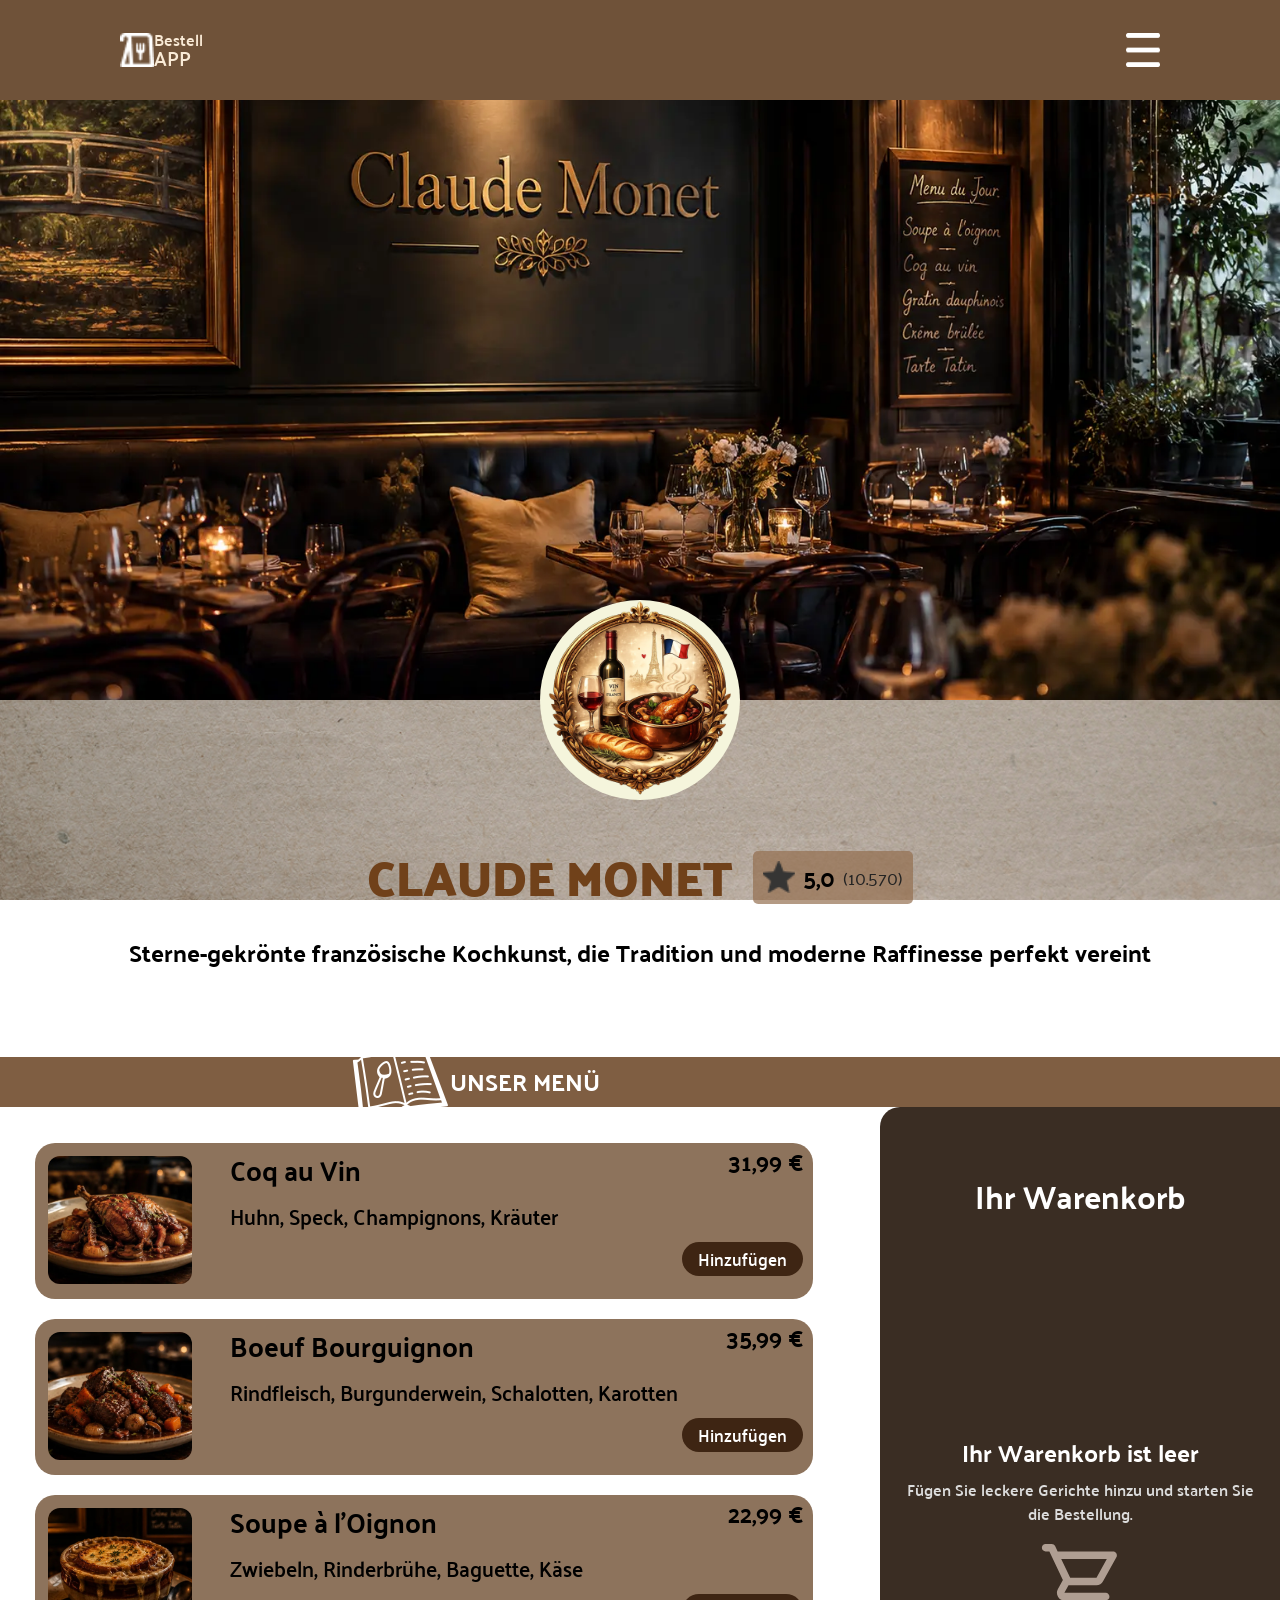
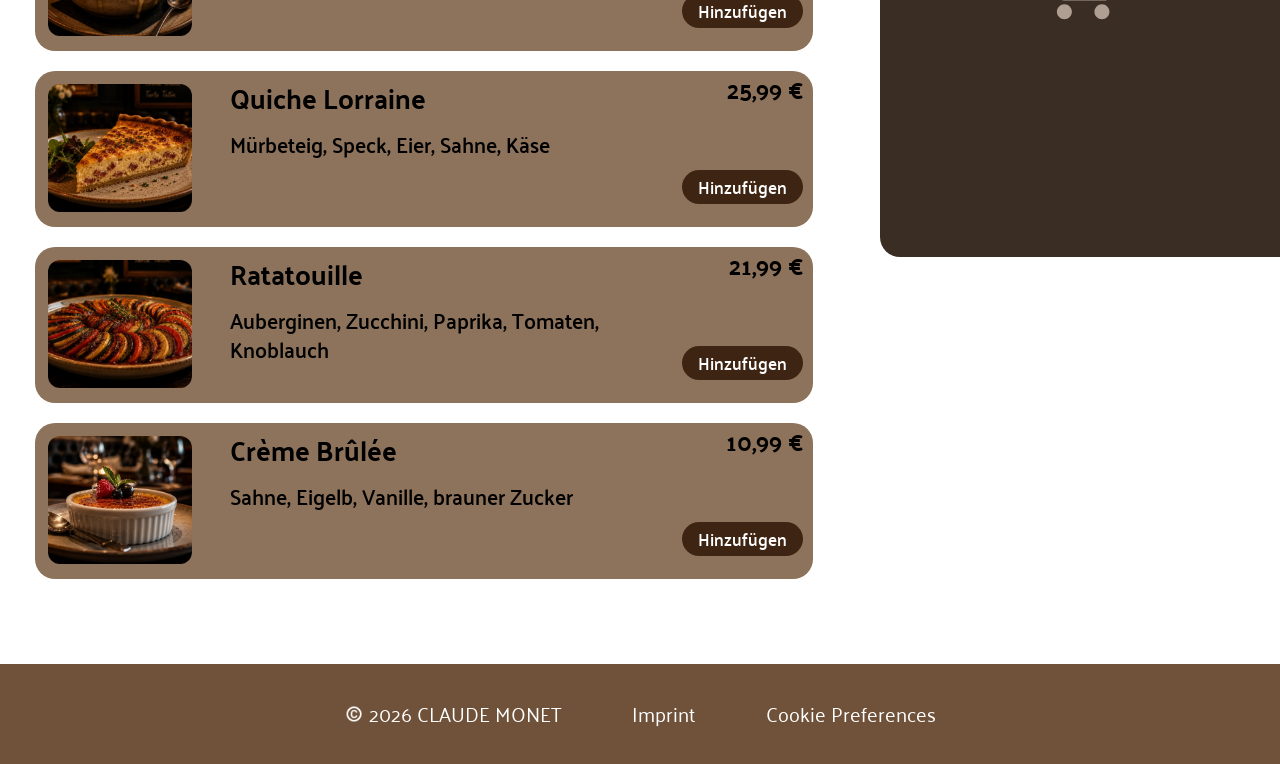
<file: index.html>
<!DOCTYPE html>
<html lang="en">

<head>
    <meta charset="UTF-8">
    <meta name="viewport" content="width=device-width, initial-scale=1.0">
    <link rel="stylesheet" href="impressum.css">
    <link rel="stylesheet" href="headercontent.css">
    <link rel="stylesheet" href="main.css">
    <link rel="stylesheet" href="footer.css">
    <link rel="stylesheet" href="globalstyle.css">
    <title>BestellApp</title>
</head>

<body onload="init()">

    <header>
        <div class="left-footer-side">
            <img src="./assets/icons/takeout_dining_2.png" alt="BestellApp icon">
            <p>Bestell<br><span class="app_text_style">APP</span></p>
        </div>
        <img class="menu_header_icon" src="./assets/icons/dehaze.png" alt="menu icon">
    </header>

    <main>
        <section class="main_style">
            <img class="claude-monet-img-style" src="./assets/img/claude-monter-background-img.webp"
                alt="Claude Monet Restaurant">

            <img class="claude-monet-icon" src="./assets/icons/claude-monet-icon.webp" alt="claude-monet-icon">

            <section class="main_text_style">
                <section class="top_text_style">
                    <h1>CLAUDE MONET</h1>

                    <p class="evaluation_style">
                        <img src="./assets/icons/star.png" alt="star-icon">
                        <span class="five_style">5,0</span><span class="bracket_style">(10.570)</span>
                    </p>
                </section>

                <p class="restaurant_p">
                    Sterne-gekrönte französische Kochkunst,
                    die Tradition und moderne Raffinesse perfekt vereint
                </p>
            </section>
        </section>

        <section class="our_menu_style">
            <div class="menu_icon_p_style">
                <img src="./assets/icons/icons8-restaurant-menü-100.png" alt="our-menu-icon">
                <h2>UNSER MENÜ</h2>
            </div>
        </section>

        <section class="content_style">

            <section id="menu">


            </section>

            <aside id="shopping-cart" class="shopping_cart_style">
                <button onclick="mobileShoppingCart()" class="close_cart_button">x
                </button>
                <h2>Ihr Warenkorb</h2>

                <section id="shopping-cart-content">

                </section>
                <section class="sum_style">
                    <p class="total_style"><span>Zwischensumme:</span> <span id="sub-total-price">0,00 €</span></p>
                    <p class="total_style" id="delivery">Lieferkosten: <span>10,99 €</span></p>
                    <hr>
                    <p class="total_style" id="sum-total">
                        <span class="sum_p_style">Gesamtbetrag:</span>
                        <span id="total-price">0,00 €</span>
                    </p>
                </section>
                <button onclick="buyNow()" id="total-price-button" class="buy_button">Jetzt bezahlen (0,00€)</button>
            </aside>

        </section>
        <dialog id="dialog-input">

        </dialog>
        <section class="nav_bar_style">
            <button class="nav_button"><img src="./assets/icons/home (1).svg" alt="Home Icon"></button>
            <button class="nav_button"><img src="./assets/icons/person.svg" alt="Person Icon"></button>
            <button class="nav_button"><img src="./assets/icons/takeout_dining_2.png" alt="BestellApp Icon"></button>
            <button onclick="mobileShoppingCart()" class="nav_button"><img id="cart-button"
                    src="./assets/icons/shopping_cart (1).svg" alt="Warenkorb Icon"><span id="cart-amount"
                    class="cart_badge">0</span></button>
        </section>

    </main>

    <footer>
        <section class="left_footer-side">
            <img src="./assets/icons/icons8-copyright-emoji-48.png" alt="copright-icon">
            <p>2026 CLAUDE MONET</p>
        </section>

        <a href="./impressum.html">Imprint</a>
        <p>Cookie Preferences</p>
    </footer>

</body>
<script src="tempalte.js"></script>
<script src="script.js"></script>

</html>
</file>
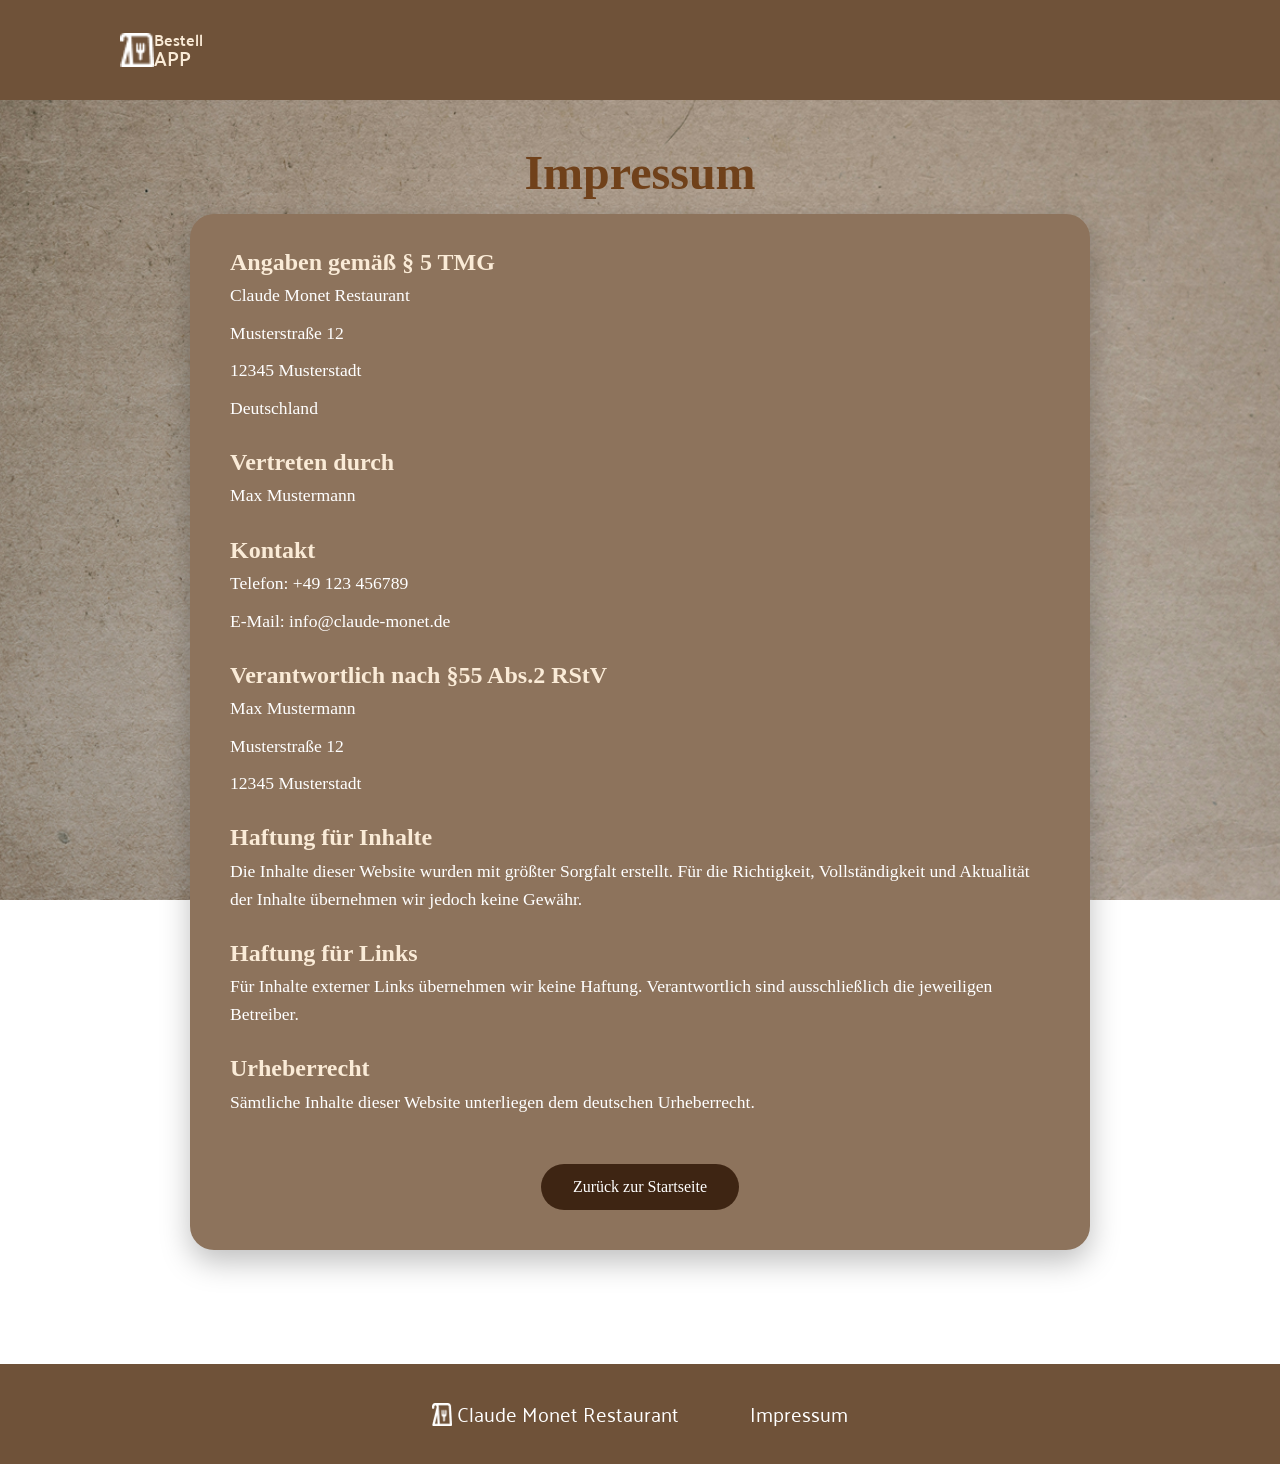
<file: impressum.html>
<!DOCTYPE html>
<html lang="de">

<head>
    <meta charset="UTF-8">
    <meta name="viewport" content="width=device-width, initial-scale=1.0">

    <title>Impressum | Claude Monet Restaurant</title>

    <link rel="stylesheet" href="./globalstyle.css">
    <link rel="stylesheet" href="./headercontent.css">
    <link rel="stylesheet" href="./footer.css">
    <link rel="stylesheet" href="./impressum.css">

    <link rel="shortcut icon" href="./assets/icons/takeout_dining_2.png" type="image/x-icon">
</head>

<body>

    <header class="header">

        <div class="left-footer-side">
            <img src="./assets/icons/takeout_dining_2.png" alt="Restaurant Icon">
            <p>Bestell<br><span class="app_text_style">APP</span></p>
        </div>

    </header>

    <main class="impressum_main">

        <section class="impressum_container">

            <h1>Impressum</h1>

            <div class="impressum_card">

                <section class="impressum_block">

                    <h2>Angaben gemäß § 5 TMG</h2>

                    <p>Claude Monet Restaurant</p>
                    <p>Musterstraße 12</p>
                    <p>12345 Musterstadt</p>
                    <p>Deutschland</p>

                </section>

                <section class="impressum_block">

                    <h2>Vertreten durch</h2>

                    <p>Max Mustermann</p>

                </section>

                <section class="impressum_block">

                    <h2>Kontakt</h2>

                    <p>Telefon: +49 123 456789</p>
                    <p>E-Mail: info@claude-monet.de</p>

                </section>

                <section class="impressum_block">

                    <h2>Verantwortlich nach §55 Abs.2 RStV</h2>

                    <p>Max Mustermann</p>
                    <p>Musterstraße 12</p>
                    <p>12345 Musterstadt</p>

                </section>

                <section class="impressum_block">

                    <h2>Haftung für Inhalte</h2>

                    <p>
                        Die Inhalte dieser Website wurden mit größter Sorgfalt erstellt.
                        Für die Richtigkeit, Vollständigkeit und Aktualität der Inhalte
                        übernehmen wir jedoch keine Gewähr.
                    </p>

                </section>

                <section class="impressum_block">

                    <h2>Haftung für Links</h2>

                    <p>
                        Für Inhalte externer Links übernehmen wir keine Haftung.
                        Verantwortlich sind ausschließlich die jeweiligen Betreiber.
                    </p>

                </section>

                <section class="impressum_block">

                    <h2>Urheberrecht</h2>

                    <p>
                        Sämtliche Inhalte dieser Website unterliegen dem deutschen
                        Urheberrecht.
                    </p>

                </section>

                <a class="back_button" href="./index.html">
                    Zurück zur Startseite
                </a>

            </div>

        </section>

    </main>

    <footer class="footer">

        <div class="left_footer-side">

            <img src="./assets/icons/takeout_dining_2.png" alt="Restaurant Icon">

            <p>Claude Monet Restaurant</p>

        </div>

        <a href="./impressum.html">Impressum</a>

    </footer>

</body>

</html>
</file>
<file: impressum.css>
.impressum_main {
    display: flex;
    justify-content: center;
    padding: 4rem 1.5rem;
    min-height: calc(100vh - 12rem);
}

.impressum_container {
    width: 100%;
    max-width: 900px;
}

.impressum_container h1 {
    text-align: center;
    color: rgb(112 65 26);
    margin-bottom: 2rem;
    font-size: 3rem;
}

.impressum_card {
    background-color: rgb(141 115 92);
    border-radius: 1.5rem;
    padding: 2.5rem;
    display: flex;
    flex-direction: column;
    gap: 2rem;
    color: white;
    box-shadow: 0 12px 30px rgba(0,0,0,.25);
}

.impressum_block {
    display: flex;
    flex-direction: column;
    gap: .6rem;
}

.impressum_block h2 {
    color: antiquewhite;
    font-size: 1.5rem;
}

.impressum_block p {
    line-height: 1.6;
    font-size: 1.1rem;
}

.back_button {
    margin-top: 1rem;
    align-self: center;

    text-decoration: none;

    background-color: rgb(62 37 19);
    color: white;

    padding: .9rem 2rem;

    border-radius: 2rem;

    transition: .3s;
}

.back_button:hover {
    background-color: rgb(149 112 81);
}

@media (max-width:768px){

    .impressum_main{
        padding:2rem 1rem;
    }

    .impressum_card{
        padding:1.5rem;
    }

    .impressum_container h1{
        font-size:2.3rem;
    }

    .impressum_block h2{
        font-size:1.3rem;
    }

    .impressum_block p{
        font-size:1rem;
    }

}

@media (max-width:480px){

    .impressum_main{
        padding:1.5rem .8rem;
    }

    .impressum_card{
        padding:1.2rem;
        gap:1.5rem;
    }

    .impressum_container h1{
        font-size:2rem;
    }

    .back_button{
        width:100%;
        text-align:center;
    }

}
</file>
<file: headercontent.css>
header {
    background-color: rgb(111 82 57);
    width: 100%;
    height: 3.13rem;
    padding: 3.13rem 7.50rem;
    display: flex;
    justify-content: space-between;
    align-items: center;
}

.left-footer-side {
    display: flex;
    justify-content: flex-start;
    align-items: center;
}

header img {
    width: 2.13rem;
    height: 2.13rem;
}

header p {
    font-size: 1rem;
    color: antiquewhite;
    font-family: 'Palanquin';
    font-style: normal;
    font-weight: 600;
}

.app_text_style {
    font-size: 1.25rem;
}

@media screen and (max-width: 480px) {}

@media screen and (min-width: 481px) and (max-width: 768px) {}

@media screen and (min-width: 769px) and (max-width: 1280px) {}

@media screen and (min-width: 1440px) {
    header {
        padding: 50px max(50px, calc(50% - 720px));
    }

}
</file>
<file: main.css>
.claude-monet-img-style {
    width: 100%;
    height: 37.5rem;
    object-fit: cover;
    display: block;
}

.main_style {
    display: flex;
    flex-direction: column;
    justify-content: center;
    align-items: center;
    width: 100%;
}

.content_style {
    max-width: 90rem;
    flex: 1;
    margin: 0 auto;
    display: flex;
    align-items: flex-start;
    gap: 2rem;
}

.content_style_impressum {
    max-width: 90rem;
    flex: 1;
    margin: 0 auto;
    display: flex;
    justify-content: center;
    align-items: flex-start;
    gap: 2rem;
}

.claude-monet-icon {
    width: 12.5rem;
    height: 12.5rem;
    position: relative;
    margin-top: -6.25rem;
    background-color: beige;
    border-radius: 50%;
}

.main_text_style {
    display: flex;
    flex-direction: column;
    align-items: center;
    justify-content: center;
    margin-top: 3.2rem;
    gap: 1.5rem;
    width: 100%;
    max-width: 90rem;
    margin-inline: auto;
}

.restaurant_p {
    padding: 1rem;
}


h1 {
    font-size: 3rem;
    color: rgb(112 65 26);
    font-family: 'Palanquin Dark';
    font-style: normal;
    font-weight: 700;
}

.main_text_style p {
    font-size: 1.5rem;
    font-family: 'Palanquin';
    font-style: normal;
    font-weight: 700;
}

.bracket_style {
    font-size: 1.1rem;
    font-weight: normal;
    color: rgb(35, 35, 35);
}

.top_text_style {
    display: flex;
    justify-content: center;
    align-items: center;
    gap: 1.25rem;
}

.top_text_style img {
    width: 2rem;
    height: 2rem;
    object-fit: cover;
}

.evaluation_style {
    background-color: rgb(149 112 81 / 70%);
    padding: 0.63rem;
    border-radius: 0.32rem;
    display: flex;
    align-items: center;
    gap: 0.5rem;
}


.five_style {
    font-size: 1rem boild;
}

.our_menu_style {
    background-color: rgb(127 94 66);
    width: 100%;
    height: 3.13rem;
    display: flex;
    justify-content: flex-start;
    padding: 0rem 19.375rem;
    align-items: center;
    margin-top: 5rem;
    gap: 0.94rem;
    color: white;
    font-family: 'Palanquin';
    font-style: normal;
    font-weight: 700;
}

.menu_icon_p_style {
    display: flex;
    align-items: center;
    width: 50%;
    justify-content: center;
    white-space: nowrap;
    font-family: 'Palanquin';
    font-style: normal;
    font-weight: 600;
}

#menu {
    flex: 1;
    width: calc(100% - 25rem);
    display: flex;
    flex-direction: column;
    align-items: center;
    gap: 1.25rem;
    padding: 2.21rem;
}

.shopping_cart_style {
    width: 25rem;
    position: sticky;
    top: 0rem;
    height: 46.88rem;
    background-color: rgb(58 45 35);
    border-top-left-radius: 1.25rem;
    border-bottom-left-radius: 1.25rem;
    display: flex;
    flex-direction: column;
    padding: 1.25rem;
    font-family: 'Palanquin';
    font-style: normal;
    font-weight: 600;
}

.shopping_cart_style_hidden {
    display: none;
}

#shopping-cart-content {
    flex: 1;
    display: flex;
    flex-direction: column;
    align-items: center;
    gap: 0.625rem;
    overflow-x: hidden;
    overflow-y: scroll;
}

#shopping-cart-content::-webkit-scrollbar {
    width: 0.5rem;
}

#shopping-cart-content::-webkit-scrollbar-track {
    background: transparent;
}

#shopping-cart-content::-webkit-scrollbar-thumb {
    background-color: rgb(141 115 92);
    border-radius: 0.63rem;
}

.shopping_cart_style h2 {
    margin-top: 3.75rem;
    margin-bottom: 1.57rem;
    font-size: 2rem;
    display: flex;
    justify-content: center;
    color: white;
}

.sum_style {
    margin: 1.88rem 0.63rem 1.25rem 0.63rem;
    color: white;
    font-size: 1.25rem;
    display: flex;
    flex-direction: column;
    gap: 0.625rem;
}

.sum_p_style {
    font-size: 1.4rem;
    font-family: 'Palanquin';
    font-style: normal;
    font-weight: 600;
}

.total_style {
    display: flex;
    justify-content: space-between;
}

.buy_button {
    margin: 1.25rem;
    padding: 1.25rem;
    border-radius: 3.12rem;
    font-size: 1.5rem;
    background-color: rgb(125 99 78);
    color: white;
    font-family: 'Palanquin';
    font-style: normal;
    font-weight: 600;
    border: none;
}

hr {
    height: 0.125rem;
}

.dishes_style {
    width: 100%;
    min-height: 8.75rem;
    height: 8.75rem;
    display: flex;
    gap: 1.9rem;
    background-color: rgb(141 115 92);
    border-radius: 1.25rem;
    align-items: stretch;
    font-family: 'Palanquin';
    font-style: normal;
    font-weight: 600;
}

.dishes_img_style {
    width: 12.5rem;
    height: 8.125rem;
    border-radius: 1.25rem;
    padding: 0.5rem;
    margin-top: 0.3125rem;
    margin-left: 0.3125rem;
    object-fit: cover;
    flex-shrink: 0;
}

.dishes_text_style {
    display: flex;
    justify-content: space-between;
    align-items: stretch;
    flex: 1;
    padding: 0.625rem;
    min-width: 0;
}

.name_dishes_style {
    display: flex;
    flex-direction: column;
    flex: 1;
    min-width: 0;
    gap: 1rem;
    font-family: 'Palanquin';
    font-style: normal;
    font-weight: 600;
}

.name_dishes_style h3 {
    font-size: 1.7rem;
    font-weight: 700;
    line-height: 2rem;
}

.name_dishes_style p {
    font-size: 1.3rem;
    white-space: normal;
    overflow-wrap: break-word;
    line-height: 1.4;
}

.top_text_content {
    display: flex;
    flex-direction: column;
    justify-content: space-between;
    align-items: flex-end;
}

.top_text_content p {
    font-size: 1.5rem;
    font-weight: 700;
}

.add_button_style {
    align-self: flex-end;
    margin-bottom: 0.8rem;
    padding: 0.5rem 1rem;
    border-radius: 1.25rem;
    background-color: rgb(62, 37, 19);
    color: white;
    max-width: 100%;
    white-space: nowrap;
    border: none;
    cursor: pointer;
    font-size: 1.05rem;
    font-family: 'Palanquin';
    font-style: normal;
    font-weight: 600;
}

.added_button_style {
    background-color: rgb(104 75 51);
}


.cart_style {
    width: 21.2rem;
    height: 8.12rem;
    background-color: rgb(177, 161, 145);
    border-radius: 1rem;
}

.cart_style>p {
    font-size: 1.5rem;
    padding: 0.75rem;
    line-height: 1.4rem;
}

.cart_style_content {
    display: flex;
    justify-content: space-between;
    align-items: flex-end;
    height: 50%;
    padding: 0.75rem;
    font-size: 1.38rem;
}

.cart_style_button button {
    background: none;
    border: none;
    padding: 0;
    margin: 0;
    font: inherit;
    color: inherit;
    cursor: pointer;
}

#dialog-input {
    width: 26.25rem;
    height: 16.87rem;
    position: fixed;
    top: 50%;
    left: 50%;
    transform: translate(-50%, -50%);
    background-color: rgb(109 78 56);
    border: none;
    border-radius: 1rem;
}

.dialog_style {
    display: flex;
    justify-content: center;
    flex-direction: column;
    align-items: center;
    font-size: 1.25rem;
    color: white;
    gap: 0.6rem
}

.dialog_style img {
    width: 6.8rem;
    height: 6.8rem;
}

.x_button {
    position: relative;
    margin-right: -18.75rem;
    cursor: pointer;
    background-color: transparent;
    border: none;
    font-size: 1.86rem;
    color: white;
}

.nav_bar_style {
    display: none;
}

.empty_cart_style {
    display: flex;
    flex-direction: column;
    justify-content: center;
    align-items: center;
    gap: 1rem;

    height: 100%;

    text-align: center;
    color: white;
}

.empty_cart_style img {
    width: 5rem;
    opacity: 0.6;
}

.empty_cart_style h3 {
    font-size: 1.5rem;
}

.empty_cart_style p {
    font-size: 1rem;
    color: rgb(220, 220, 220);
    line-height: 1.5;
}

.close_cart_button {
    display: none;
}

@media screen and (max-width: 480px) {
    body {
        padding-bottom: 4rem;
    }

    header {
        justify-content: flex-start;
        height: 6rem;
        padding: 0rem;
    }

    .left-footer-side {
        padding: 1rem 3rem;
    }

    .our_menu_style {
        padding: 0rem 2rem;
    }

    .add_button_style {
        margin-top: 0.6rem;
        margin-bottom: 0px;
        font-size: 0.8rem;
    }

    h1 {
        font-size: 2rem;
    }

    h2 {
        font-size: 1.2rem;
    }

    .menu_icon_p_style {
        width: 100%;
        height: 100%;
    }

    .menu_header_icon {
        display: none;
    }

    .dishes_style {
        flex-direction: column;
        height: 50%;
        gap: 1rem;
    }

    .dishes_text_style {
        flex-direction: column;
    }

    .dishes_img_style {
        width: 98%;
        height: 15rem;
    }

    .cart_style>p {
        font-size: 0.9rem;
        padding: 0.25rem;
    }

    .top_text_content {
        flex-direction: row;
        align-items: center;
        margin-bottom: 0.8rem;
        margin-top: 0.4rem;

    }

    .name_dishes_style h3 {
        font-size: 1.5rem;
        font-weight: 700;
        line-height: 2rem;
    }

    .name_dishes_style p {
        font-size: 1rem;
    }

    .top_text_content p {
        font-size: 1.2rem;
    }

    .shopping_cart_style {
        display: none;
    }

    #shopping-cart-content {
        flex: 1;
        display: flex;
        flex-direction: column;
        align-items: center;
        gap: 0.4rem;

        overflow-y: scroll;
    }

    .shopping_cart_mobile {
        display: flex;
        flex-direction: column;
        position: fixed;
        left: 10%;
        right: 10%;
        top: 33%;
        width: 80%;
        height: 60vh;
        background-color: rgb(38 27 20);
        border-radius: 1.25rem 1.25rem 0 0;
        z-index: 999;
    }

    .shopping_cart_style h2 {
        font-size: 1.3rem;
        margin-top: 1.4rem;
        margin-bottom: 0.7rem;
    }

    .cart_style {
        width: 80%;
        height: 3.5rem;
        border-radius: 0.5rem;
    }

    .cart_style_content {
        font-size: 0.9rem;
        padding: 0.25rem;
    }

    .nav_bar_style {
        display: flex;
        position: fixed;
        bottom: 0;
        left: 0;
        width: 100%;
        justify-content: space-between;
        align-items: center;
        background-color: rgb(58 45 35);
        padding: 1.25rem 1.1rem;
        z-index: 1000;
    }

    .nav_bar_style img {
        width: 1.5rem;
        height: 1.5rem;
    }

    .nav_button:hover {
        background-color: rgb(109 78 56);
        transition: 0.3s;
        border-radius: 0.6rem;
    }

    .cart_button_active {
        filter: brightness(0) saturate(100%) invert(46%) sepia(18%) saturate(1242%) hue-rotate(344deg) brightness(98%) contrast(92%);
    }

    .cart_amount_active {
        color: rgb(149, 112, 81) !important;
    }

    .buy_button {
        padding: 0.2rem;
        line-height: 1.5rem;
        font-size: 1.2rem;
        border: none;
        margin-bottom: 1rem;
    }

    .nav_button {
        position: relative;
        background-color: transparent;
        border: none;
        cursor: pointer;
    }

    .cart_badge {
        position: absolute;
        top: -0.4rem;
        right: -0.4rem;
        width: 1.5rem;
        height: 1.5rem;
        display: flex;
        justify-content: center;
        align-items: center;
        border-radius: 50%;
        background-color: rgb(1 1 0);
        color: white;
        font-size: 1rem;
        font-weight: bold;
    }

    .sum_style {
        margin: 0.6rem 0.63rem 0rem 0.63rem;
        color: white;
        font-size: 1.0rem;
    }

    .sum_p_style {
        font-size: 1.1rem;
    }


    .restaurant_p {
        padding: 1rem 4rem;
        line-height: 2rem;
    }

    #dialog-input {
        overflow-y: hidden;
    }


    .x_button {
        margin-right: -18rem;
        font-size: 1.2rem;
    }

    .dialog_style {
        font-size: 1rem;
    }

    .top_text_style {
        flex-direction: column-reverse;
        gap: 3rem;
    }

    .close_cart_button {
        display: flex;
        position: absolute;
        top: 1rem;
        right: 1rem;
        justify-content: center;
        align-items: center;
        width: 1.2rem;
        height: 1.2rem;
        border: none;
        border-radius: 50%;
        background-color: transparent;
        color: white;
        font-size: 1.2rem;
        cursor: pointer;
        transition: 0.3s;
    }

    .close_cart_button:hover {
        background-color: rgb(149 112 81);
    }

    .close_cart_button:hover {
        background-color: rgb(149 112 81);
    }

    footer {
        flex-direction: column;
        padding: 3rem 3rem !important;
        white-space: nowrap;
        font-size: 1rem !important;
        gap: 0.4rem !important;
        height: 100% !important;
    }
}

@media screen and (min-width: 481px) and (max-width: 768px) {
    body {
        padding-bottom: 4rem;
    }

    header {
        justify-content: flex-start;
        height: 6rem;
        padding: 0rem;
    }

    header p {
        font-size: 1.25rem;
    }

    .add_text_style {
        width: 1.4rem;
        height: 1.4rem;
    }

    .add_button_style {
        margin-top: 0.6rem;
        margin-bottom: 0px;
        font-size: 0.8rem;
    }


    header img {
        width: 2.5rem;
        height: 2.5rem;
    }

    .menu_header_icon {
        display: none;
    }

    .menu_icon_p_style {
        width: 100%;
        height: 100%;
    }

    .our_menu_style {
        padding: 0rem 3rem;
    }

    .cart_style>p {
        font-size: 1.1rem;
        padding: 0.25rem;
    }

    .add_button_style {
        margin-top: 0.6rem;
        margin-bottom: 0px;
    }

    .name_dishes_style p {
        font-size: 1rem;
    }

    .name_dishes_style h3 {
        font-size: 1.5rem;
        font-weight: 700;
        line-height: 2rem;
    }

    .dishes_style {
        flex-direction: column;
        height: 50%;
    }

    .dishes_text_style {
        flex-direction: column;
    }

    .dishes_img_style {
        width: 98%;
        height: 15rem;
    }

    .top_text_content {
        flex-direction: row;
        align-items: center;
        margin-bottom: 0.8rem;
        margin-top: 0.4rem;
    }

    .shopping_cart_style h2 {

        font-size: 1.3rem;
        margin-top: 2.4rem;
        margin-bottom: 1.0rem;

    }

    .shopping_cart_style {
        display: none;
    }

    .cart_style_content {
        font-size: 1.1rem;
        padding: 0.25rem;
    }

    .sum_style {
        margin: 0.63rem 0.63rem 0.1rem 0.63rem;
        color: white;
        font-size: 1.0rem;
    }

    .sum_p_style {
        font-size: 1.1rem;
    }

    .buy_button {
        padding: 0.5rem;
        line-height: 1.5rem;
        font-size: 1.2rem;
        border: none;
        margin-bottom: 1rem;
    }

    .shopping_cart_mobile {
        display: flex;
        flex-direction: column;
        position: fixed;
        left: 10%;
        right: 10%;
        top: 35%;
        width: 80%;
        height: 60vh;
        background-color: rgb(38 27 20);
        border-radius: 1.25rem 1.25rem 0 0;
        z-index: 999
    }

    .nav_bar_style {
        display: flex;
        position: fixed;
        bottom: 0;
        left: 0;
        width: 100%;
        justify-content: space-between;
        align-items: center;
        background-color: rgb(58 45 35);
        padding: 1.1rem 2.1rem;
        z-index: 1000;
    }

    .nav_bar_style img {
        width: 1.5rem;
        height: 1.5rem;
    }

    .nav_button:hover {
        background-color: rgb(109 78 56);
        transition: 0.3s;
        border-radius: 0.6rem;
    }

    .cart_button_active {
        filter: brightness(0) saturate(100%) invert(46%) sepia(18%) saturate(1242%) hue-rotate(344deg) brightness(98%) contrast(92%);
    }

    .cart_amount_active {
        color: rgb(149, 112, 81) !important;
    }

    .nav_button {
        position: relative;
        background-color: transparent;
        border: none;
        cursor: pointer;
    }

    .cart_badge {
        position: absolute;
        top: -0.4rem;
        right: -0.4rem;
        width: 1.5rem;
        height: 1.5rem;
        display: flex;
        justify-content: center;
        align-items: center;
        border-radius: 50%;
        background-color: rgb(1 1 0);
        color: white;
        font-size: 1rem;
        font-weight: bold;
    }

    .cart_style {
        width: 80%;
        border-radius: 0.6rem;
    }

    .restaurant_p {
        padding: 1rem 4rem;
        line-height: 2rem;
    }

    .top_text_style {
        flex-direction: column-reverse;
        gap: 3rem;
    }

    .close_cart_button {
        display: flex;
        position: absolute;
        top: 1rem;
        right: 1rem;
        justify-content: center;
        align-items: center;
        width: 1.2rem;
        height: 1.2rem;
        border: none;
        border-radius: 50%;
        background-color: transparent;
        color: white;
        font-size: 1.2rem;
        cursor: pointer;
        transition: 0.3s;
    }

    .x_button {
        margin-right: -22rem;
        font-size: 1.2rem;
    }

    .dialog_style {
        font-size: 1rem;
    }

    .close_cart_button:hover {
        background-color: rgb(149 112 81);
    }

    .close_cart_button:hover {
        background-color: rgb(149 112 81);
    }

    footer {
        padding: 3rem 3rem !important;
        white-space: nowrap;
        font-size: 1rem !important;
        gap: 1rem !important;
    }


}


@media screen and (min-width: 769px) and (max-width: 1040px) {
    body {
        padding-bottom: 4rem;
    }

    header {
        justify-content: flex-start;
        height: 6rem;
        padding: 0rem;
    }

    header p {
        font-size: 1.25rem;
    }

    .add_text_style {
        width: 1.4rem;
        height: 1.4rem;
    }

    .add_button_style {
        margin-top: 0.6rem;
        margin-bottom: 0px;
        font-size: 0.8rem;
    }


    header img {
        width: 2.5rem;
        height: 2.5rem;
    }

    .menu_header_icon {
        display: none;
    }

    .menu_icon_p_style {
        width: 100%;
        height: 100%;
    }

    .our_menu_style {
        padding: 0rem 2rem;
    }

    .cart_style>p {
        font-size: 1.1rem;
        padding: 0.25rem;
    }

    .add_button_style {
        margin-top: 0.6rem;
        margin-bottom: 0px;
    }

    .name_dishes_style p {
        font-size: 1rem;
    }

    .name_dishes_style h3 {
        font-size: 1.5rem;
        font-weight: 700;
        line-height: 2rem;
    }

    .dishes_style {
        flex-direction: column;
        height: 50%;
    }

    .dishes_text_style {
        flex-direction: column;
    }

    .dishes_img_style {
        width: 98%;
        height: 15rem;
    }

    .x_button {
        margin-right: -22rem;
        font-size: 1.2rem;
    }

    .dialog_style {
        font-size: 1rem;
    }

    .top_text_content {
        flex-direction: row;
        align-items: center;
        margin-bottom: 0.8rem;
        margin-top: 0.4rem;
    }

    .shopping_cart_style h2 {

        font-size: 1.3rem;
        margin-top: 2.4rem;
        margin-bottom: 1.0rem;

    }

    .shopping_cart_style {
        display: none;
    }

    .cart_style_content {
        font-size: 1.1rem;
        padding: 0.25rem;
    }

    .sum_style {
        margin: 0.63rem 0.63rem 0.1rem 0.63rem;
        color: white;
        font-size: 1.0rem;
    }

    .sum_p_style {
        font-size: 1.1rem;
    }

    .buy_button {
        padding: 0.5rem;
        line-height: 1.5rem;
        font-size: 1.2rem;
        border: none;
        margin-bottom: 1rem;
    }

    .shopping_cart_mobile {
        display: flex;
        flex-direction: column;
        position: fixed;
        left: 10%;
        right: 10%;
        top: 35%;
        width: 80%;
        height: 60vh;
        background-color: rgb(38 27 20);
        border-radius: 1.25rem 1.25rem 0 0;
        z-index: 999
    }

    .nav_bar_style {
        display: flex;
        position: fixed;
        bottom: 0;
        left: 0;
        width: 100%;
        justify-content: space-between;
        align-items: center;
        background-color: rgb(58 45 35);
        padding: 1.1rem 5.1rem;
        z-index: 1000;
    }

    .nav_bar_style img {
        width: 1.5rem;
        height: 1.5rem;
    }

    .nav_button:hover {
        background-color: rgb(109 78 56);
        transition: 0.3s;
        border-radius: 0.6rem;
    }

    .cart_button_active {
        filter: brightness(0) saturate(100%) invert(46%) sepia(18%) saturate(1242%) hue-rotate(344deg) brightness(98%) contrast(92%);
    }

    .cart_amount_active {
        color: rgb(149, 112, 81) !important;
    }

    .nav_button {
        position: relative;
        background-color: transparent;
        border: none;
        cursor: pointer;
    }

    .cart_badge {
        position: absolute;
        top: -0.4rem;
        right: -0.4rem;

        width: 1.5rem;
        height: 1.5rem;

        display: flex;
        justify-content: center;
        align-items: center;

        border-radius: 50%;
        background-color: rgb(1 1 0);
        color: white;

        font-size: 1rem;
        font-weight: bold;
    }

    .cart_style {
        width: 80%;
        border-radius: 0.6rem;
    }

    .restaurant_p {
        padding: 1rem 4rem;
        line-height: 2rem;
    }

    .top_text_style {
        flex-direction: column-reverse;
        gap: 3rem;
    }

    .close_cart_button {
        display: flex;
        position: absolute;
        top: 1rem;
        right: 1rem;
        justify-content: center;
        align-items: center;
        width: 1.2rem;
        height: 1.2rem;
        border: none;
        border-radius: 50%;
        background-color: transparent;
        color: white;
        font-size: 1.2rem;
        cursor: pointer;
        transition: 0.3s;
    }

    .close_cart_button:hover {
        background-color: rgb(149 112 81);
    }

    .close_cart_button:hover {
        background-color: rgb(149 112 81);
    }

    footer {
        padding: 3rem 3rem !important;
        white-space: nowrap;
        font-size: 1rem !important;
        gap: 1rem !important;
    }
}

@media screen and (min-width: 1041px) and (max-width: 1280px) {
    .cart_style {
        width: 18rem;
    }

    .dishes_img_style {
        min-width: 10rem;
        width: 10rem;
        height: 9rem;
    }

    .dishes_style {
        gap: 1.2rem;
    }

    .dishes_style {
        min-height: 9.75rem;
        height: 9.75rem;
    }

    @media screen and (min-width: 1440px) {
        .main_style {
            padding: 0px max(0px, calc(50% - 720px));
        }


    }
}
</file>
<file: footer.css>
footer {
    background-color: rgb(111 82 57);
    width: 100%;
    height: 3.13rem;
    display: flex;
    align-items: center;
    justify-content: center;
    margin-top: 3.13rem;
    gap: 4.38rem;
    color: white;
    padding: 3.13rem 7.50rem;
    font-size: 1.25rem;
    font-family: 'Palanquin';
    font-style: normal;
    font-weight: 400;

}
footer a{
    text-decoration: none;
    color: white;
}
.left_footer-side {
    display: flex;
    align-items: center;
    gap: 0.31rem;
}

.left_footer-side img {
    width: 1.25rem;
}
.footer_impressum{
     width: 100%;
    height: 3.13rem;
    display: flex;
    align-items: center;
    justify-content: center;
    margin-top: 3.13rem;
    gap: 4.38rem;
    color: white;
    padding: 3.13rem 7.50rem;
    font-size: 1.25rem;
    font-family: 'Palanquin';
    font-style: normal;
    font-weight: 400;
}

@media screen and (max-width: 480px) {
    .footer_impressum{
     width: 100%;
    height: 3.13rem;
    display: flex;
    align-items: center;
    justify-content: center;
    margin-top: 3.13rem;
    gap: 4.38rem;
    color: white;
    padding: 3.13rem 7.50rem;
    font-size: 1.25rem;
    font-family: 'Palanquin';
    font-style: normal;
    font-weight: 400;
}
}
    
@media screen and (min-width: 481px) and (max-width: 768px) {
    .footer_impressum{
     width: 100%;
    height: 3.13rem;
    display: flex;
    align-items: center;
    justify-content: center;
    margin-top: 3.13rem;
    gap: 4.38rem;
    color: white;
    padding: 3.13rem 7.50rem;
    font-size: 1.25rem;
    font-family: 'Palanquin';
    font-style: normal;
    font-weight: 400;
}
}
    
@media screen and (min-width: 769px) and (max-width: 1280px) {
    .footer_impressum{
     width: 100%;
    height: 3.13rem;
    display: flex;
    align-items: center;
    justify-content: center;
    margin-top: 3.13rem;
    gap: 4.38rem;
    color: white;
    padding: 3.13rem 7.50rem;
    font-size: 1.25rem;
    font-family: 'Palanquin';
    font-style: normal;
    font-weight: 400;
}
}
    
@media screen and (min-width: 1440px) {
    footer {
        padding: 50px max(50px, calc(50% - 720px));
    }
}
</file>
<file: globalstyle.css>
*{
    margin: 0rem;
    box-sizing: border-box;
    scroll-behavior: smooth;
    line-height: 1.1rem;
}

/* palanquin-dark-regular - latin */
@font-face {
  font-display: swap; /* Check https://developer.mozilla.org/en-US/docs/Web/CSS/@font-face/font-display for other options. */
  font-family: 'Palanquin Dark';
  font-style: normal;
  font-weight: 400;
  src: url('./assets/fonts/palanquin-dark-v17-latin-regular.woff2') format('woff2'); /* Chrome 36+, Opera 23+, Firefox 39+, Safari 12+, iOS 10+ */
}
/* palanquin-dark-700 - latin */
@font-face {
  font-display: swap; /* Check https://developer.mozilla.org/en-US/docs/Web/CSS/@font-face/font-display for other options. */
  font-family: 'Palanquin Dark';
  font-style: normal;
  font-weight: 700;
  src: url('./assets/fonts/palanquin-dark-v17-latin-700.woff2') format('woff2'); /* Chrome 36+, Opera 23+, Firefox 39+, Safari 12+, iOS 10+ */
}
    /* palanquin-regular - latin */
@font-face {
  font-display: swap; /* Check https://developer.mozilla.org/en-US/docs/Web/CSS/@font-face/font-display for other options. */
  font-family: 'Palanquin';
  font-style: normal;
  font-weight: 400;
  src: url('./assets/fonts/palanquin-v17-latin-regular.woff2') format('woff2'); /* Chrome 36+, Opera 23+, Firefox 39+, Safari 12+, iOS 10+ */
}
/* palanquin-500 - latin */
@font-face {
  font-display: swap; /* Check https://developer.mozilla.org/en-US/docs/Web/CSS/@font-face/font-display for other options. */
  font-family: 'Palanquin';
  font-style: normal;
  font-weight: 500;
  src: url('./assets/fonts/palanquin-v17-latin-500.woff2') format('woff2'); /* Chrome 36+, Opera 23+, Firefox 39+, Safari 12+, iOS 10+ */
}
/* palanquin-600 - latin */
@font-face {
  font-display: swap; /* Check https://developer.mozilla.org/en-US/docs/Web/CSS/@font-face/font-display for other options. */
  font-family: 'Palanquin';
  font-style: normal;
  font-weight: 600;
  src: url('./assets/fonts/palanquin-v17-latin-600.woff2') format('woff2'); /* Chrome 36+, Opera 23+, Firefox 39+, Safari 12+, iOS 10+ */
}
/* palanquin-700 - latin */
@font-face {
  font-display: swap; /* Check https://developer.mozilla.org/en-US/docs/Web/CSS/@font-face/font-display for other options. */
  font-family: 'Palanquin';
  font-style: normal;
  font-weight: 700;
  src: url('./assets/fonts/palanquin-v17-latin-700.woff2') format('woff2'); /* Chrome 36+, Opera 23+, Firefox 39+, Safari 12+, iOS 10+ */
}
    

body{
    background-image: url(./assets/img/backgroundimg.png);
    background-size:cover;
    background-position:center;
    background-attachment:fixed;
   


}
</file>
